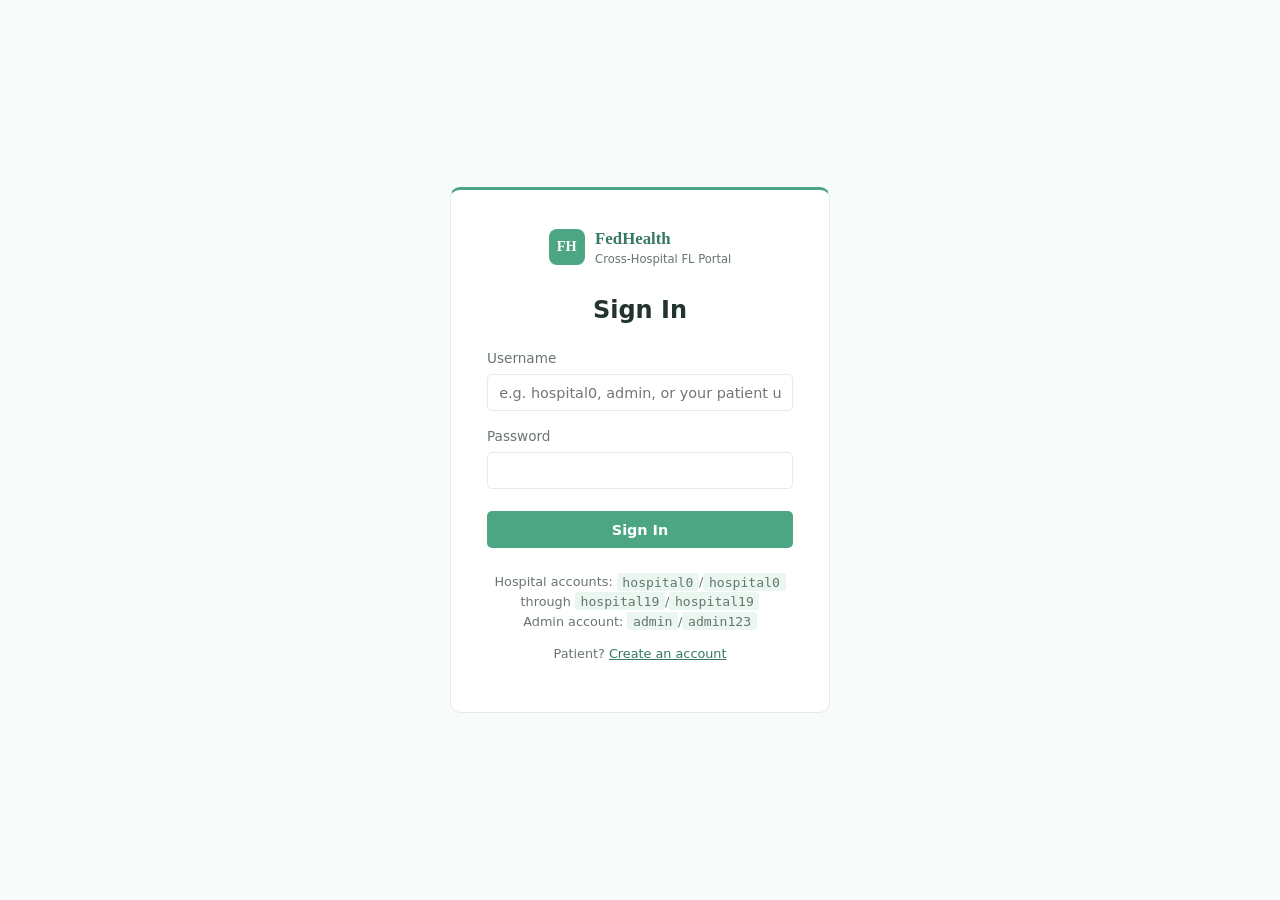
<file: webapp/frontend/login.html>
<!DOCTYPE html>
<html lang="en">
<head>
  <meta charset="UTF-8" />
  <meta name="viewport" content="width=device-width, initial-scale=1.0" />
  <title>FedHealth — Sign In</title>
  <link rel="stylesheet" href="style.css" />
</head>
<body>
  <div class="login-wrap">
    <div class="login-card">
      <div class="brand" style="justify-content:center; padding-bottom:1.5rem;">
        <div class="brand-mark">FH</div>
        <div><div class="brand-title">FedHealth</div><div class="brand-subtitle">Cross-Hospital FL Portal</div></div>
      </div>

      <h2 style="text-align:center; margin-top:0;">Sign In</h2>

      <form id="loginForm">
        <label class="form-label">Username
          <input type="text" id="username" class="form-input" placeholder="e.g. hospital0, admin, or your patient username" autocomplete="username" required />
        </label>
        <label class="form-label">Password
          <input type="password" id="password" class="form-input" autocomplete="current-password" required />
        </label>
        <button type="submit" class="primary-btn" style="width:100%; margin-top:0.5rem;">Sign In</button>
      </form>

      <div id="loginError" class="error-box" hidden></div>

      <p class="hint small" style="margin-top:1.5rem; text-align:center;">
        Hospital accounts: <code>hospital0</code>/<code>hospital0</code> through <code>hospital19</code>/<code>hospital19</code><br/>
        Admin account: <code>admin</code>/<code>admin123</code>
      </p>
      <p class="hint small" style="text-align:center;">
        Patient? <a href="/register">Create an account</a>
      </p>
    </div>
  </div>

  <script>
    document.getElementById("loginForm").addEventListener("submit", async (e) => {
      e.preventDefault();
      const username = document.getElementById("username").value;
      const password = document.getElementById("password").value;
      const errorBox = document.getElementById("loginError");
      errorBox.hidden = true;

      try {
        const res = await fetch("/api/login", {
          method: "POST",
          headers: { "Content-Type": "application/json" },
          body: JSON.stringify({ username, password }),
        });
        const data = await res.json();
        if (!res.ok) throw new Error(data.error || "Login failed");
        window.location.href = "/";
      } catch (err) {
        errorBox.textContent = err.message;
        errorBox.hidden = false;
      }
    });
  </script>
</body>
</html>
</file>
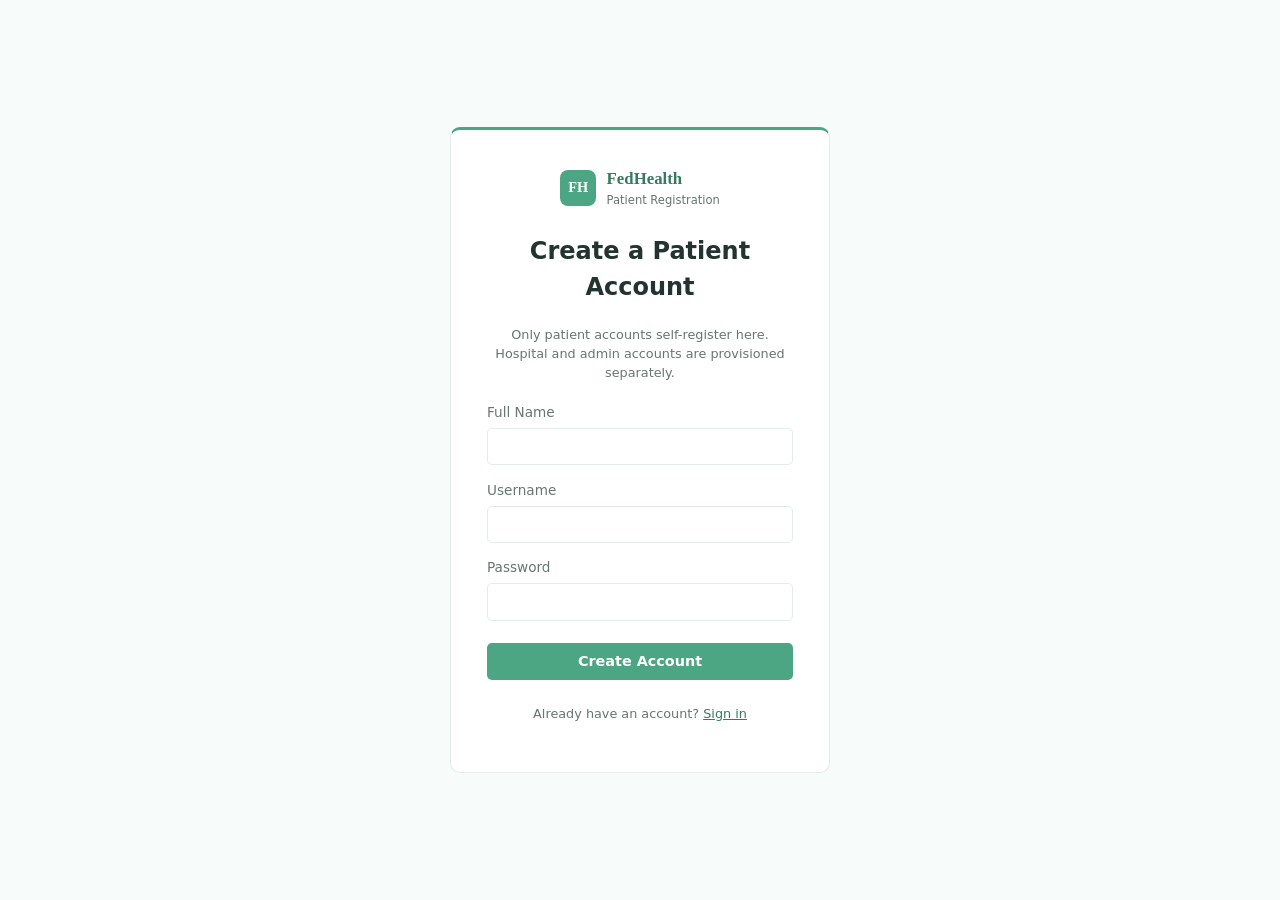
<file: webapp/frontend/register.html>
<!DOCTYPE html>
<html lang="en">
<head>
  <meta charset="UTF-8" />
  <meta name="viewport" content="width=device-width, initial-scale=1.0" />
  <title>FedHealth — Patient Registration</title>
  <link rel="stylesheet" href="style.css" />
</head>
<body>
  <div class="login-wrap">
    <div class="login-card">
      <div class="brand" style="justify-content:center; padding-bottom:1.5rem;">
        <div class="brand-mark">FH</div>
        <div><div class="brand-title">FedHealth</div><div class="brand-subtitle">Patient Registration</div></div>
      </div>

      <h2 style="text-align:center; margin-top:0;">Create a Patient Account</h2>
      <p class="hint small" style="text-align:center; margin-bottom:1.25rem;">
        Only patient accounts self-register here. Hospital and admin accounts are provisioned separately.
      </p>

      <form id="registerForm">
        <label class="form-label">Full Name
          <input type="text" id="displayName" class="form-input" required />
        </label>
        <label class="form-label">Username
          <input type="text" id="username" class="form-input" autocomplete="username" required />
        </label>
        <label class="form-label">Password
          <input type="password" id="password" class="form-input" autocomplete="new-password" required />
        </label>
        <button type="submit" class="primary-btn" style="width:100%; margin-top:0.5rem;">Create Account</button>
      </form>

      <div id="registerError" class="error-box" hidden></div>

      <p class="hint small" style="margin-top:1.5rem; text-align:center;">
        Already have an account? <a href="/login">Sign in</a>
      </p>
    </div>
  </div>

  <script>
    document.getElementById("registerForm").addEventListener("submit", async (e) => {
      e.preventDefault();
      const display_name = document.getElementById("displayName").value;
      const username = document.getElementById("username").value;
      const password = document.getElementById("password").value;
      const errorBox = document.getElementById("registerError");
      errorBox.hidden = true;

      try {
        const res = await fetch("/api/register", {
          method: "POST",
          headers: { "Content-Type": "application/json" },
          body: JSON.stringify({ username, password, display_name }),
        });
        const data = await res.json();
        if (!res.ok) throw new Error(data.error || "Registration failed");
        window.location.href = "/";
      } catch (err) {
        errorBox.textContent = err.message;
        errorBox.hidden = false;
      }
    });
  </script>
</body>
</html>
</file>
<file: webapp/frontend/style.css>
:root {
  --bg: #f7fbf9;
  --surface: #ffffff;
  --ink: #223330;
  --ink-soft: #67766f;
  --line: #e3ece7;
  --teal: #4ca583;
  --teal-dark: #357a5f;
  --teal-pale: #eaf6f0;
  --amber: #bb8a4a;
  --red: #b56a5f;
  --covid: #b56a5f;
  --normal: #4ca583;
  --opacity: #bb8a4a;
  --pneumonia: #8a7ab5;
  --sidebar-w: 230px;
}

* { box-sizing: border-box; }

body {
  margin: 0;
  background: var(--bg);
  color: var(--ink);
  font-family: -apple-system, BlinkMacSystemFont, "Segoe UI", system-ui, sans-serif;
  line-height: 1.5;
}

.app-shell { display: flex; min-height: 100vh; }

/* Sidebar */
.sidebar {
  width: var(--sidebar-w);
  flex-shrink: 0;
  background: var(--surface);
  border-right: 1px solid var(--line);
  padding: 1.5rem 1rem;
  display: flex;
  flex-direction: column;
  position: sticky;
  top: 0;
  height: 100vh;
  overflow-y: auto;
}

.brand { display: flex; align-items: center; gap: 0.65rem; padding: 0 0.4rem 1.5rem; }
.brand-mark { width: 36px; height: 36px; border-radius: 8px; background: var(--teal); color: white; font-family: Georgia, serif; font-weight: 700; display: flex; align-items: center; justify-content: center; font-size: 0.9rem; }
.brand-title { font-family: Georgia, serif; font-weight: 700; color: var(--teal-dark); font-size: 1.05rem; }
.brand-subtitle { font-size: 0.72rem; color: var(--ink-soft); }

.side-nav { display: flex; flex-direction: column; gap: 0.15rem; flex-grow: 1; }
.nav-btn { display: flex; align-items: center; gap: 0.65rem; text-align: left; background: none; border: none; padding: 0.6rem 0.75rem; border-radius: 6px; font-size: 0.85rem; color: var(--ink-soft); cursor: pointer; font-family: inherit; }
.nav-icon { font-size: 0.85rem; opacity: 0.75; width: 1rem; }
.nav-btn:hover { background: var(--teal-pale); color: var(--ink); }
.nav-btn.active { background: var(--teal-pale); color: var(--teal-dark); font-weight: 600; }
.sidebar-footer { font-size: 0.72rem; color: var(--ink-soft); padding: 0.75rem; border-top: 1px solid var(--line); }

/* Content */
.content { flex: 1; padding: 2.25rem 2.5rem 4rem; max-width: 1020px; }
.page { display: none; }
.page.active { display: block; }
.page-header { margin-bottom: 1.75rem; }
.page-header h1 { font-family: Georgia, "Times New Roman", serif; font-size: 1.6rem; color: var(--teal-dark); margin: 0 0 0.5rem; }
.page-subtitle { color: var(--ink-soft); max-width: 70ch; margin: 0; font-size: 0.95rem; }

/* Stats */
.stat-row { display: grid; grid-template-columns: repeat(4, 1fr); gap: 0.9rem; margin-bottom: 1.75rem; }
.stat-card { background: var(--surface); border: 1px solid var(--line); border-radius: 8px; padding: 1.1rem; text-align: center; }
.stat-value { font-family: Georgia, serif; font-size: 1.6rem; font-weight: 700; color: var(--teal-dark); }
.stat-label { font-size: 0.76rem; color: var(--ink-soft); margin-top: 0.25rem; }

/* Cards */
.card { background: var(--surface); border: 1px solid var(--line); border-top: 3px solid var(--teal); border-radius: 8px; padding: 1.75rem; margin-bottom: 1.5rem; }
.card h2 { margin-top: 0; font-size: 1.15rem; font-family: Georgia, "Times New Roman", serif; color: var(--teal-dark); }
.hint { color: var(--ink-soft); font-size: 0.9rem; max-width: 70ch; }
.hint.small { font-size: 0.8rem; }
.accent-text { color: var(--teal-dark); }

/* Pipeline */
.pipeline { display: flex; align-items: stretch; gap: 0.75rem; margin-top: 1.25rem; flex-wrap: wrap; }
.pipeline-step { flex: 1; min-width: 180px; display: flex; gap: 0.65rem; background: var(--teal-pale); border-radius: 6px; padding: 1rem; }
.pipeline-num { width: 26px; height: 26px; border-radius: 50%; background: var(--teal); color: white; display: flex; align-items: center; justify-content: center; font-size: 0.8rem; font-weight: 700; flex-shrink: 0; }
.pipeline-step h3 { margin: 0 0 0.3rem; font-size: 0.9rem; }
.pipeline-step p { margin: 0; font-size: 0.78rem; color: var(--ink-soft); }
.pipeline-arrow { display: flex; align-items: center; color: var(--teal); font-size: 1.2rem; }

/* Upload / classify */
.dropzone { border: 1.5px dashed var(--line); border-radius: 6px; padding: 2rem 1rem; text-align: center; cursor: pointer; margin: 0.5rem 0 1.25rem; transition: border-color 0.15s ease, background 0.15s ease; }
.dropzone:hover, .dropzone.dragover { border-color: var(--teal); background: #f1f8f4; }
.dropzone p { color: var(--ink-soft); margin: 0; }
.preview { max-width: 220px; max-height: 220px; border-radius: 4px; margin-top: 1rem; }

.primary-btn { background: var(--teal); color: white; border: none; padding: 0.65rem 1.3rem; font-size: 0.9rem; border-radius: 5px; cursor: pointer; font-family: inherit; font-weight: 600; }
.primary-btn:hover:not(:disabled) { background: var(--teal-dark); }
.primary-btn:disabled { background: #c3d4cb; cursor: not-allowed; }

.secondary-btn { background: var(--surface); color: var(--teal-dark); border: 1px solid var(--teal); padding: 0.6rem 1.1rem; font-size: 0.9rem; border-radius: 5px; cursor: pointer; font-family: inherit; font-weight: 600; }
.secondary-btn:hover { background: var(--teal-pale); }
.secondary-btn:disabled { color: #a9b8b2; border-color: #c3d4cb; cursor: not-allowed; }

.error-box { margin-top: 1rem; padding: 0.8rem 1rem; background: #f8efed; border: 1px solid var(--red); color: var(--red); border-radius: 5px; font-size: 0.9rem; }
.confidence { color: var(--ink-soft); margin: 0 0 1rem; font-size: 0.9rem; }

.section-label { font-size: 0.82rem; text-transform: uppercase; letter-spacing: 0.03em; color: var(--ink-soft); margin: 0 0 0.75rem; }
.prob-bars { display: flex; flex-direction: column; gap: 0.55rem; }
.prob-row { display: grid; grid-template-columns: 110px 1fr 42px; align-items: center; gap: 0.6rem; font-size: 0.82rem; }
.prob-track { background: var(--bg); border-radius: 3px; height: 10px; overflow: hidden; }
.prob-fill { height: 100%; border-radius: 3px; }

.heatmap-grid { display: grid; grid-template-columns: repeat(2, 1fr); gap: 1rem; margin-top: 0.75rem; }
.heatmap-cell { border: 1px solid var(--line); border-radius: 6px; padding: 0.6rem; text-align: center; }
.heatmap-cell.predicted { border-color: var(--teal); background: var(--teal-pale); }
.heatmap-cell img { width: 100%; border-radius: 4px; }
.heatmap-cell-label { font-size: 0.82rem; font-weight: 600; margin-top: 0.5rem; }
.heatmap-cell-prob { font-size: 0.75rem; color: var(--ink-soft); }

/* Login / register */
.login-wrap { min-height: 100vh; display: flex; align-items: center; justify-content: center; background: var(--bg); }
.login-card { background: var(--surface); border: 1px solid var(--line); border-top: 3px solid var(--teal); border-radius: 10px; padding: 2.25rem; width: 100%; max-width: 380px; }
.form-label { display: block; font-size: 0.85rem; color: var(--ink-soft); margin-bottom: 0.9rem; }
.form-input { display: block; width: 100%; margin-top: 0.35rem; padding: 0.6rem 0.7rem; border: 1px solid var(--line); border-radius: 5px; font-family: inherit; font-size: 0.9rem; }
.form-input:focus { outline: none; border-color: var(--teal); }
code { background: var(--teal-pale); padding: 0.1rem 0.35rem; border-radius: 3px; font-size: 0.82rem; }
.login-card a { color: var(--teal-dark); }

/* Top bar */
.top-bar { display: flex; justify-content: flex-end; align-items: center; gap: 1rem; padding: 0.5rem 0 1.25rem; font-size: 0.85rem; color: var(--ink-soft); }
.top-bar .role-badge { background: var(--teal-pale); color: var(--teal-dark); padding: 0.2rem 0.6rem; border-radius: 10px; font-weight: 600; font-size: 0.75rem; }
.top-bar a { color: var(--red); text-decoration: none; font-weight: 600; }
.top-bar a:hover { text-decoration: underline; }

/* Live training */
.hospital-picker { display: grid; grid-template-columns: repeat(auto-fill, minmax(90px, 1fr)); gap: 0.5rem; margin: 1rem 0; max-height: 220px; overflow-y: auto; padding: 0.75rem; background: var(--bg); border-radius: 6px; }
.hospital-chip { display: flex; align-items: center; gap: 0.4rem; font-size: 0.8rem; background: var(--surface); border: 1px solid var(--line); border-radius: 5px; padding: 0.4rem 0.5rem; cursor: pointer; }
.hospital-chip.selected { border-color: var(--teal); background: var(--teal-pale); }
.hospital-chip input { accent-color: var(--teal); }

.runs-table { border-collapse: collapse; width: 100%; font-size: 0.83rem; margin-top: 0.75rem; }
.runs-table th, .runs-table td { padding: 0.55rem 0.7rem; text-align: left; border-bottom: 1px solid var(--line); }
.runs-table th { color: var(--ink-soft); font-weight: 600; font-size: 0.78rem; text-transform: uppercase; }
.status-pill { padding: 0.15rem 0.55rem; border-radius: 10px; font-size: 0.75rem; font-weight: 600; }
.status-pill.completed { background: var(--teal-pale); color: var(--teal-dark); }
.status-pill.running { background: #fdf3e3; color: var(--amber); }
.status-pill.error, .status-pill.stopped { background: #f8efed; color: var(--red); }

.history-table { border-collapse: collapse; width: 100%; font-size: 0.85rem; }
.history-table th, .history-table td { padding: 0.55rem 0.7rem; text-align: left; border-bottom: 1px solid var(--line); }
.history-table th { color: var(--ink-soft); font-weight: 600; font-size: 0.78rem; text-transform: uppercase; }

.sim-select-label { font-size: 0.85rem; color: var(--ink-soft); display: inline-flex; align-items: center; gap: 0.4rem; }
.sim-select { border: 1px solid var(--line); border-radius: 5px; padding: 0.4rem 0.5rem; font-family: inherit; font-size: 0.85rem; background: var(--surface); }
.sim-round-info { display: flex; justify-content: space-between; font-size: 0.9rem; color: var(--ink-soft); margin-bottom: 0.75rem; font-weight: 600; }
.sim-round-info span { color: var(--teal-dark); }

.event-log { background: var(--bg); border-radius: 6px; padding: 0.9rem 1rem; max-height: 220px; overflow-y: auto; font-size: 0.82rem; font-family: ui-monospace, "SFMono-Regular", Menlo, monospace; color: var(--ink-soft); display: flex; flex-direction: column-reverse; gap: 0.3rem; }
.event-log-entry { border-bottom: 1px dashed var(--line); padding-bottom: 0.3rem; }

/* Architecture */
.arch-diagram { display: flex; flex-direction: column; gap: 0.5rem; margin-top: 1rem; }
.arch-layer { display: grid; grid-template-columns: 32px 180px 1fr; align-items: center; gap: 0.75rem; padding: 0.6rem 0.75rem; border-radius: 5px; background: var(--bg); font-size: 0.83rem; }
.arch-layer-index { color: var(--ink-soft); font-size: 0.75rem; }
.arch-layer-type { font-weight: 600; color: var(--teal-dark); }
.arch-layer-detail { color: var(--ink-soft); }
.arch-layer.conv2d { border-left: 3px solid var(--teal); }
.arch-layer.batchnorm2d { border-left: 3px solid var(--amber); }
.arch-layer.maxpool2d { border-left: 3px solid var(--pneumonia); }
.arch-layer.dropout { border-left: 3px solid var(--line); }
.arch-layer.linearfullyconnected { border-left: 3px solid var(--red); }

/* Results page */
.chart-wrapper { margin: 1.5rem 0; height: 340px; position: relative; }
.chart-wrapper.small { height: 280px; }
.summary-cards { display: grid; grid-template-columns: repeat(auto-fit, minmax(140px, 1fr)); gap: 0.75rem; margin-top: 1rem; }
.summary-card { background: var(--bg); border-radius: 5px; padding: 0.9rem; text-align: center; }
.summary-card .value { font-size: 1.4rem; font-weight: 700; color: var(--teal-dark); font-family: Georgia, serif; }
.summary-card .label { font-size: 0.78rem; color: var(--ink-soft); margin-top: 0.2rem; }

.confusion-table { border-collapse: collapse; width: 100%; font-size: 0.82rem; margin-top: 0.5rem; }
.confusion-table th, .confusion-table td { padding: 0.55rem 0.6rem; text-align: center; border: 1px solid var(--line); }
.confusion-table th { background: var(--teal-pale); color: var(--teal-dark); font-weight: 600; }
.confusion-table td.diag { font-weight: 700; }

/* Patient & batch pages */
.network-legend { display: flex; gap: 0.5rem; flex-wrap: wrap; }

.keyword-chip { display: inline-flex; align-items: center; background: var(--teal-pale); color: var(--teal-dark); padding: 0.25rem 0.65rem; border-radius: 12px; font-size: 0.78rem; font-weight: 600; margin-right: 0.4rem; }

.record-card { border: 1px solid var(--line); border-radius: 6px; padding: 1rem; margin-bottom: 0.75rem; cursor: pointer; transition: border-color 0.15s ease; }
.record-card:hover { border-color: var(--teal); }
.record-card-title { font-weight: 600; font-size: 0.9rem; margin-bottom: 0.25rem; }
.record-card-meta { font-size: 0.8rem; color: var(--ink-soft); }

.batch-table { border-collapse: collapse; width: 100%; font-size: 0.83rem; }
.batch-table th, .batch-table td { padding: 0.5rem 0.65rem; text-align: left; border-bottom: 1px solid var(--line); }
.batch-table th { color: var(--ink-soft); font-weight: 600; font-size: 0.76rem; text-transform: uppercase; }

@media (max-width: 820px) {
  .app-shell { flex-direction: column; }
  .sidebar { width: 100%; height: auto; position: relative; flex-direction: row; align-items: center; flex-wrap: wrap; }
  .side-nav { flex-direction: row; flex-wrap: wrap; }
  .content { padding: 1.5rem 1.25rem 3rem; }
  .stat-row { grid-template-columns: repeat(2, 1fr); }
  .heatmap-grid { grid-template-columns: 1fr; }
}
</file>
